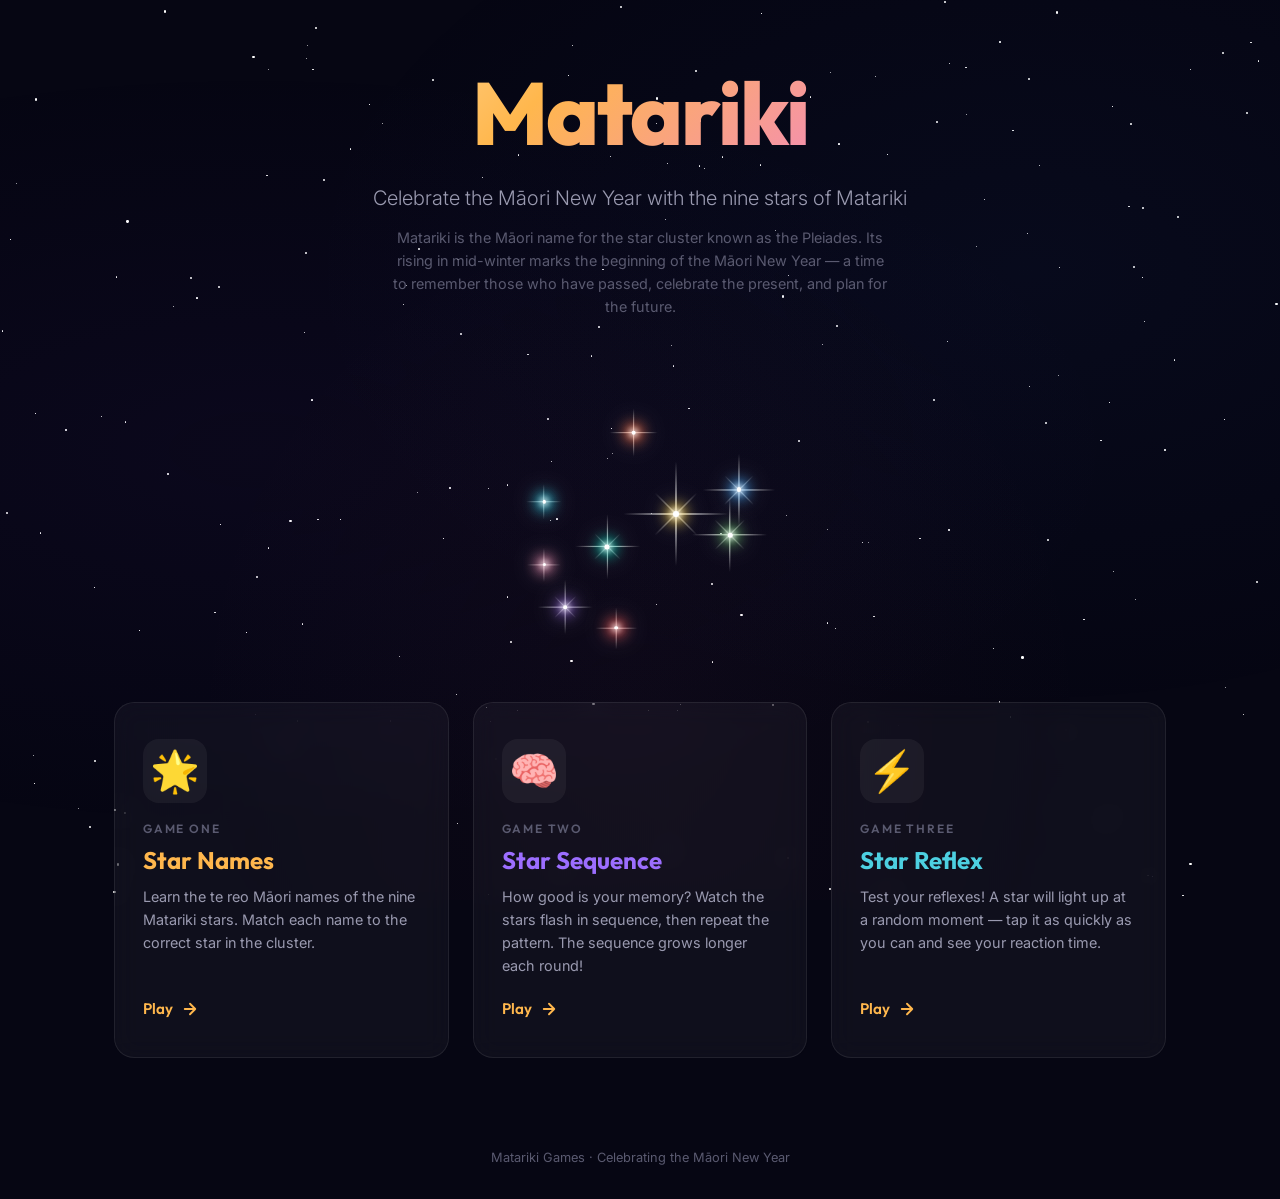
<file: index.html>
<!DOCTYPE html>
<html lang="en">
<head>
  <meta charset="UTF-8">
  <meta name="viewport" content="width=device-width, initial-scale=1.0">
  <title>Matariki Games — Celebrate the Māori New Year</title>
  <meta name="description" content="Celebrate Matariki with three interactive games — learn the star names, test your memory, and challenge your reflexes.">
  <link rel="stylesheet" href="styles.css">
</head>
<body>

<div class="page-wrapper">

  <!-- Hero -->
  <section class="hero">
    <div class="container">
      <h1 class="hero-title">Matariki</h1>
      <p class="hero-subtitle">Celebrate the Māori New Year with the nine stars of Matariki</p>
      <p class="hero-description">
        Matariki is the Māori name for the star cluster known as the Pleiades.
        Its rising in mid-winter marks the beginning of the Māori New Year —
        a time to remember those who have passed, celebrate the present, and plan for the future.
      </p>
    </div>
  </section>

  <!-- Star cluster display -->
  <div class="container" style="margin-bottom: 24px;">
    <div id="hero-cluster" class="cluster-container" style="max-width: 300px; aspect-ratio: 1 / 1;"></div>
  </div>

  <!-- Games Grid -->
  <section class="container">
    <div class="games-grid">

      <a href="match.html" class="game-card" data-game="match" id="card-match">
        <div class="card-icon">🌟</div>
        <div class="card-number">Game One</div>
        <h2 class="card-title">Star Names</h2>
        <p class="card-desc">
          Learn the te reo Māori names of the nine Matariki stars. Match each
          name to the correct star in the cluster.
        </p>
        <span class="card-play">
          Play
          <svg viewBox="0 0 24 24" fill="none" stroke="currentColor" stroke-width="2.5" stroke-linecap="round" stroke-linejoin="round"><path d="M5 12h14M12 5l7 7-7 7"/></svg>
        </span>
      </a>

      <a href="simon.html" class="game-card" data-game="simon" id="card-simon">
        <div class="card-icon">🧠</div>
        <div class="card-number">Game Two</div>
        <h2 class="card-title">Star Sequence</h2>
        <p class="card-desc">
          How good is your memory? Watch the stars flash in sequence, then
          repeat the pattern. The sequence grows longer each round!
        </p>
        <span class="card-play">
          Play
          <svg viewBox="0 0 24 24" fill="none" stroke="currentColor" stroke-width="2.5" stroke-linecap="round" stroke-linejoin="round"><path d="M5 12h14M12 5l7 7-7 7"/></svg>
        </span>
      </a>

      <a href="reaction.html" class="game-card" data-game="reaction" id="card-reaction">
        <div class="card-icon">⚡</div>
        <div class="card-number">Game Three</div>
        <h2 class="card-title">Star Reflex</h2>
        <p class="card-desc">
          Test your reflexes! A star will light up at a random moment —
          tap it as quickly as you can and see your reaction time.
        </p>
        <span class="card-play">
          Play
          <svg viewBox="0 0 24 24" fill="none" stroke="currentColor" stroke-width="2.5" stroke-linecap="round" stroke-linejoin="round"><path d="M5 12h14M12 5l7 7-7 7"/></svg>
        </span>
      </a>

    </div>
  </section>

  <footer class="site-footer">
    <p>Matariki Games &middot; Celebrating the Māori New Year</p>
  </footer>

</div>

<script src="stars.js"></script>
<script>
  createStarField();
  createCluster('hero-cluster', { showLabels: true, baseSize: 8, maxSize: 22 });

  // Gentle periodic flash on the hero cluster
  (function ambientFlash() {
    var ids = MATARIKI_STARS.map(function(s) { return s.id; });
    function flash() {
      var id = randomFromArray(ids);
      flashStar(id, 600);
      setTimeout(flash, Math.random() * 3000 + 2000);
    }
    setTimeout(flash, 2000);
  })();
</script>

</body>
</html>
</file>
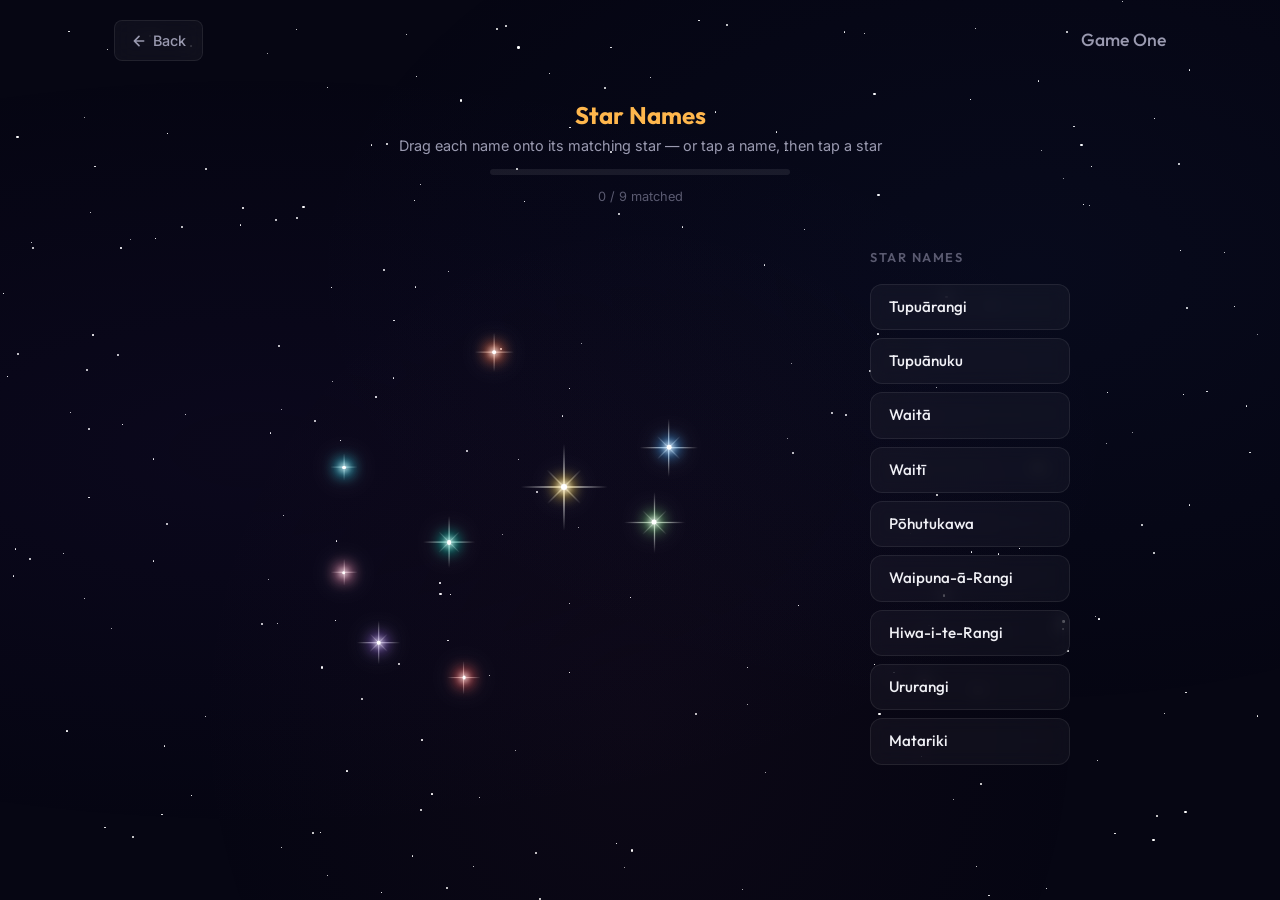
<file: match.html>
<!DOCTYPE html>
<html lang="en">
<head>
  <meta charset="UTF-8">
  <meta name="viewport" content="width=device-width, initial-scale=1.0">
  <title>Star Names — Matariki Games</title>
  <meta name="description" content="Match the te reo Māori names to the nine stars of Matariki.">
  <link rel="stylesheet" href="styles.css">
</head>
<body>

<div class="page-wrapper">

  <header class="site-header">
    <div class="container">
      <a href="index.html" class="back-link" id="back-link">
        <svg viewBox="0 0 24 24" fill="none" stroke="currentColor" stroke-width="2.5" stroke-linecap="round" stroke-linejoin="round"><path d="M19 12H5M12 19l-7-7 7-7"/></svg>
        Back
      </a>
      <span class="header-title">Game One</span>
    </div>
  </header>

  <div class="game-area">
    <div class="container">

      <div class="game-status">
        <h1 class="game-title-small" style="color: var(--accent-gold);">Star Names</h1>
        <p class="game-instruction" id="instruction">
          Drag each name onto its matching star — or tap a name, then tap a star
        </p>
        <div class="progress-bar-wrap">
          <div class="progress-bar-fill" id="progress-bar"></div>
        </div>
        <div style="font-size:0.8rem; color:var(--text-dim); margin-top:4px;">
          <span id="match-count">0</span> / 9 matched
        </div>
      </div>

      <div class="game-main">
        <!-- Star cluster -->
        <div class="game-cluster-wrap">
          <div id="cluster" class="cluster-container"></div>
        </div>

        <!-- Name tags sidebar -->
        <div class="game-sidebar">
          <div class="name-tags-panel" id="name-tags">
            <div class="name-tags-title">Star Names</div>
          </div>
        </div>
      </div>

    </div>
  </div>

</div>

<!-- Success overlay -->
<div class="message-overlay" id="success-overlay">
  <div class="message-box">
    <div class="message-emoji">🌟</div>
    <h2 class="message-title" style="color: var(--accent-gold);">Ka Rawe!</h2>
    <p class="message-text">
      You matched all nine stars of Matariki!<br>
      Each star has its own special meaning and connection to the natural world.
    </p>
    <button class="btn btn-primary btn-large" id="btn-play-again" onclick="location.reload()">Play Again</button>
    <div style="margin-top:16px;">
      <a href="index.html" style="font-size:0.9rem;">Back to menu</a>
    </div>
  </div>
</div>

<script src="stars.js"></script>
<script>
(function () {
  'use strict';

  // --- State ---
  var matched = {};          // starId -> true
  var matchCount = 0;
  var selectedTag = null;    // currently selected name-tag element
  var dragging = null;       // { el, ghost, starId(name) }

  // --- Init ---
  createStarField();
  createCluster('cluster', {
    interactive: true,
    onStarClick: handleStarClick,
    baseSize: 6,
    maxSize: 18
  });

  // Build shuffled name tags
  var panel = document.getElementById('name-tags');
  var shuffled = shuffleArray(MATARIKI_STARS);

  shuffled.forEach(function (star) {
    var tag = document.createElement('div');
    tag.className = 'name-tag';
    tag.id = 'tag-' + star.id;
    tag.dataset.starId = star.id;
    tag.textContent = star.name;
    tag.setAttribute('role', 'button');
    tag.tabIndex = 0;

    // Click/tap to select
    tag.addEventListener('click', function (e) {
      e.stopPropagation();
      selectTag(tag);
    });
    tag.addEventListener('keydown', function (e) {
      if (e.key === 'Enter' || e.key === ' ') {
        e.preventDefault();
        selectTag(tag);
      }
    });

    // Drag start (mouse)
    tag.addEventListener('mousedown', function (e) {
      e.preventDefault();
      startDrag(tag, e.clientX, e.clientY);
    });

    // Drag start (touch)
    tag.addEventListener('touchstart', function (e) {
      var touch = e.touches[0];
      startDrag(tag, touch.clientX, touch.clientY);
    }, { passive: true });

    panel.appendChild(tag);
  });

  // --- Drag logic ---

  function startDrag(tag, x, y) {
    if (tag.classList.contains('matched')) return;
    clearSelection();

    var ghost = document.createElement('div');
    ghost.className = 'name-tag-ghost';
    ghost.textContent = tag.textContent;
    ghost.style.left = x + 'px';
    ghost.style.top = y + 'px';
    document.body.appendChild(ghost);

    tag.style.opacity = '0.3';

    dragging = { el: tag, ghost: ghost, starId: tag.dataset.starId };

    // Show drop targets
    MATARIKI_STARS.forEach(function (s) {
      if (!matched[s.id]) {
        var starEl = document.getElementById('star-' + s.id);
        if (starEl) starEl.classList.add('drop-target');
      }
    });
  }

  document.addEventListener('mousemove', function (e) {
    if (!dragging) return;
    dragging.ghost.style.left = e.clientX + 'px';
    dragging.ghost.style.top  = e.clientY + 'px';
    highlightDropTarget(e.clientX, e.clientY);
  });

  document.addEventListener('touchmove', function (e) {
    if (!dragging) return;
    var touch = e.touches[0];
    dragging.ghost.style.left = touch.clientX + 'px';
    dragging.ghost.style.top  = touch.clientY + 'px';
    highlightDropTarget(touch.clientX, touch.clientY);
  }, { passive: true });

  document.addEventListener('mouseup', function (e) {
    if (!dragging) return;
    endDrag(e.clientX, e.clientY);
  });

  document.addEventListener('touchend', function (e) {
    if (!dragging) return;
    // Use last known position from ghost
    var rect = dragging.ghost.getBoundingClientRect();
    endDrag(rect.left + rect.width / 2, rect.top + rect.height / 2);
  });

  function highlightDropTarget(x, y) {
    // remove previous hover
    document.querySelectorAll('.star.drop-hover').forEach(function (el) {
      el.classList.remove('drop-hover');
    });

    var target = findStarAt(x, y);
    if (target) {
      target.classList.add('drop-hover');
    }
  }

  function endDrag(x, y) {
    if (!dragging) return;
    var tag = dragging.el;
    var nameStarId = dragging.starId;
    var ghost = dragging.ghost;

    // Remove ghost
    ghost.remove();
    tag.style.opacity = '';

    // Clear drop targets
    document.querySelectorAll('.star.drop-target, .star.drop-hover').forEach(function (el) {
      el.classList.remove('drop-target', 'drop-hover');
    });

    // Check if dropped on a star
    var starEl = findStarAt(x, y);
    if (starEl) {
      var targetStarId = starEl.dataset.starId;
      if (targetStarId === nameStarId) {
        markCorrect(nameStarId, tag, starEl);
      } else {
        markWrong(tag);
      }
    }

    dragging = null;
  }

  function findStarAt(x, y) {
    var best = null;
    var bestDist = Infinity;

    MATARIKI_STARS.forEach(function (star) {
      if (matched[star.id]) return;
      var el = document.getElementById('star-' + star.id);
      if (!el) return;
      var rect = el.getBoundingClientRect();
      var cx = rect.left + rect.width / 2;
      var cy = rect.top + rect.height / 2;
      var dist = Math.sqrt((x - cx) * (x - cx) + (y - cy) * (y - cy));
      // Use a generous hit area (star size + padding)
      var hitRadius = Math.max(rect.width, 30) * 1.2;
      if (dist < hitRadius && dist < bestDist) {
        bestDist = dist;
        best = el;
      }
    });

    return best;
  }

  // --- Tap-to-select, tap-to-place ---

  function selectTag(tag) {
    if (tag.classList.contains('matched')) return;
    clearSelection();
    tag.classList.add('selected');
    selectedTag = tag;
  }

  function clearSelection() {
    if (selectedTag) {
      selectedTag.classList.remove('selected');
      selectedTag = null;
    }
  }

  function handleStarClick(starId, starEl) {
    if (matched[starId]) return;

    if (selectedTag) {
      var nameStarId = selectedTag.dataset.starId;
      if (nameStarId === starId) {
        markCorrect(starId, selectedTag, starEl);
      } else {
        markWrong(selectedTag);
      }
      clearSelection();
    }
  }

  // --- Match result ---

  function markCorrect(starId, tag, starEl) {
    matched[starId] = true;
    matchCount++;

    tag.classList.add('matched');
    tag.classList.remove('selected');

    var star = getStarById(starId);

    // Add matched class to star
    starEl.classList.add('star-matched');
    starEl.style.setProperty('--flash-color', star.glowColor);

    // Show name label on star
    var lbl = document.createElement('div');
    lbl.className = 'star-placed-name';
    lbl.textContent = star.name;
    starEl.appendChild(lbl);

    // Flash
    flashStar(starId, 400);

    // Update progress
    document.getElementById('match-count').textContent = matchCount;
    document.getElementById('progress-bar').style.width = (matchCount / 9 * 100) + '%';

    // Check win
    if (matchCount === 9) {
      setTimeout(winGame, 600);
    }
  }

  function markWrong(tag) {
    tag.classList.add('wrong');
    setTimeout(function () {
      tag.classList.remove('wrong');
    }, 400);
  }

  function winGame() {
    celebrateAllStars();

    document.getElementById('instruction').textContent = 'Ka rawe! — Wonderful!';

    setTimeout(function () {
      document.getElementById('success-overlay').classList.add('active');
      launchFireworks(4000);
    }, 1200);
  }

  // Click outside deselects
  document.addEventListener('click', function (e) {
    if (!e.target.closest('.name-tag') && !e.target.closest('.star')) {
      clearSelection();
    }
  });

})();
</script>

</body>
</html>
</file>
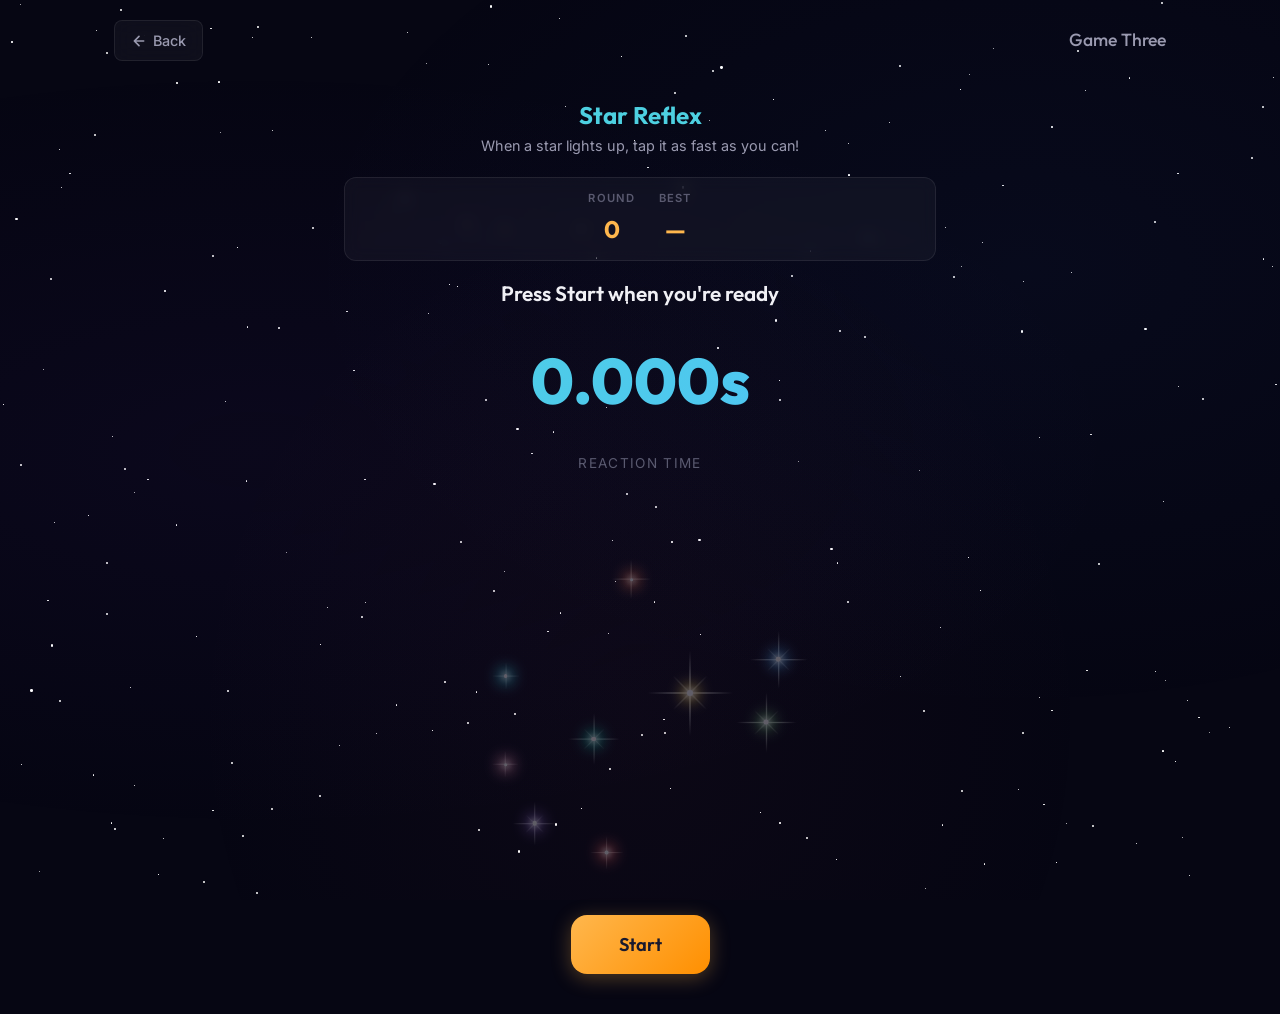
<file: reaction.html>
<!DOCTYPE html>
<html lang="en">
<head>
  <meta charset="UTF-8">
  <meta name="viewport" content="width=device-width, initial-scale=1.0">
  <title>Star Reflex — Matariki Games</title>
  <meta name="description" content="Test your reaction time — tap the star as fast as you can when it lights up!">
  <link rel="stylesheet" href="styles.css">
</head>
<body>

<div class="page-wrapper">

  <header class="site-header">
    <div class="container">
      <a href="index.html" class="back-link" id="back-link">
        <svg viewBox="0 0 24 24" fill="none" stroke="currentColor" stroke-width="2.5" stroke-linecap="round" stroke-linejoin="round"><path d="M19 12H5M12 19l-7-7 7-7"/></svg>
        Back
      </a>
      <span class="header-title">Game Three</span>
    </div>
  </header>

  <div class="game-area">
    <div class="container" style="max-width: 640px;">

      <div class="game-status">
        <h1 class="game-title-small" style="color: var(--accent-teal);">Star Reflex</h1>
        <p class="game-instruction">
          When a star lights up, tap it as fast as you can!
        </p>
      </div>

      <div class="status-bar">
        <div class="status-item">
          <span class="status-label">Round</span>
          <span class="status-value" id="round-display">0</span>
        </div>
        <div class="status-item">
          <span class="status-label">Best</span>
          <span class="status-value" style="color: var(--accent-gold);" id="best-display">—</span>
        </div>
      </div>

      <div class="reaction-message" id="reaction-message">Press Start when you're ready</div>

      <div class="timer-display" id="timer-display">0.000s</div>
      <div class="timer-label" id="timer-label">reaction time</div>

      <!-- Star cluster -->
      <div id="cluster" class="cluster-container" style="max-width: 420px;"></div>

      <div style="text-align:center; margin-top: 20px;">
        <button class="btn btn-primary btn-large" id="btn-start">Start</button>
      </div>

      <!-- Results history -->
      <div id="results-section" style="display:none; margin-top: 24px;">
        <div class="name-tags-title" style="text-align:center;">Results</div>
        <ul class="results-list" id="results-list"></ul>
        <div style="text-align:center; margin-top:12px;">
          <span style="font-size:0.85rem; color:var(--text-dim);">Average: </span>
          <span style="font-size:0.95rem; color:var(--accent-teal); font-weight:600;" id="avg-display">—</span>
        </div>
      </div>

    </div>
  </div>

</div>

<script src="stars.js"></script>
<script>
(function () {
  'use strict';

  // --- State ---
  var gamePhase = 'idle'; // idle | waiting | ready | result | tooEarly
  var activeStarId = null;
  var delayTimeout = null;
  var flashStartTime = 0;
  var roundNum = 0;
  var bestTime = Infinity;
  var results = [];

  // --- DOM ---
  var btnStart       = document.getElementById('btn-start');
  var roundDisplay   = document.getElementById('round-display');
  var bestDisplay    = document.getElementById('best-display');
  var reactionMsg    = document.getElementById('reaction-message');
  var timerDisplay   = document.getElementById('timer-display');
  var timerLabel     = document.getElementById('timer-label');
  var resultsSection = document.getElementById('results-section');
  var resultsList    = document.getElementById('results-list');
  var avgDisplay     = document.getElementById('avg-display');

  // --- Init ---
  createStarField();
  createCluster('cluster', {
    interactive: true,
    onStarClick: handleStarClick,
    baseSize: 6,
    maxSize: 18
  });

  // Dim all stars initially
  dimAllStars();

  btnStart.addEventListener('click', startRound);

  function dimAllStars() {
    MATARIKI_STARS.forEach(function (s) {
      var el = document.getElementById('star-' + s.id);
      if (el) {
        el.style.opacity = '0.35';
        el.classList.remove('star-flash');
      }
    });
  }

  function restoreAllStars() {
    MATARIKI_STARS.forEach(function (s) {
      var el = document.getElementById('star-' + s.id);
      if (el) {
        el.style.opacity = '1';
        el.classList.remove('star-flash');
      }
    });
  }

  // --- Game flow ---

  function startRound() {
    roundNum++;
    roundDisplay.textContent = roundNum;
    btnStart.style.display = 'none';

    gamePhase = 'waiting';
    activeStarId = null;
    dimAllStars();

    reactionMsg.textContent = 'Get ready...';
    reactionMsg.className = 'reaction-message waiting';
    timerDisplay.textContent = '—';
    timerLabel.textContent = 'waiting';

    // Random delay 1–5 seconds
    var delay = Math.random() * 4000 + 1000;
    delayTimeout = setTimeout(function () {
      lightUpStar();
    }, delay);
  }

  function lightUpStar() {
    gamePhase = 'ready';

    // Pick a random star
    var ids = MATARIKI_STARS.map(function (s) { return s.id; });
    activeStarId = randomFromArray(ids);

    var star = getStarById(activeStarId);
    var el = document.getElementById('star-' + activeStarId);
    if (el) {
      el.style.opacity = '1';
      el.classList.add('star-flash');
      el.style.setProperty('--flash-color', star.glowColor);
    }

    reactionMsg.textContent = 'TAP THE STAR!';
    reactionMsg.className = 'reaction-message ready';
    timerLabel.textContent = 'go!';

    flashStartTime = performance.now();
  }

  function handleStarClick(starId) {
    if (gamePhase === 'waiting') {
      // Too early!
      clearTimeout(delayTimeout);
      gamePhase = 'tooEarly';

      reactionMsg.textContent = 'Too early! Wait for a star to light up.';
      reactionMsg.className = 'reaction-message too-early';
      timerDisplay.textContent = '✗';
      timerLabel.textContent = '';

      // Allow retry after a moment
      setTimeout(function () {
        btnStart.style.display = '';
        btnStart.textContent = 'Try Again';
        roundNum--; // don't count this round
        roundDisplay.textContent = Math.max(0, roundNum);
        gamePhase = 'idle';
      }, 1200);

      return;
    }

    if (gamePhase !== 'ready') return;

    if (starId !== activeStarId) {
      // Wrong star — they need to hit the lit one
      return;
    }

    // Correct star!
    var elapsed = performance.now() - flashStartTime;
    gamePhase = 'result';

    // Turn off the star flash
    var el = document.getElementById('star-' + activeStarId);
    if (el) {
      el.classList.remove('star-flash');
    }

    restoreAllStars();

    var timeMs = Math.round(elapsed);
    var timeSec = (elapsed / 1000).toFixed(3);

    timerDisplay.textContent = timeSec + 's';
    timerLabel.textContent = 'reaction time';

    // Determine message
    var msg;
    if (elapsed < 200) {
      msg = 'Incredible! Lightning fast! ⚡';
    } else if (elapsed < 350) {
      msg = 'Amazing reflexes! 🌟';
    } else if (elapsed < 500) {
      msg = 'Nice reaction! 👏';
    } else if (elapsed < 750) {
      msg = 'Good effort! 💪';
    } else {
      msg = 'Keep practising! 🎯';
    }
    reactionMsg.textContent = msg;
    reactionMsg.className = 'reaction-message result';

    // Track best
    if (elapsed < bestTime) {
      bestTime = elapsed;
      bestDisplay.textContent = (bestTime / 1000).toFixed(3) + 's';
    }

    // Add to results
    results.push(elapsed);
    updateResults();

    // Show next button
    setTimeout(function () {
      btnStart.style.display = '';
      btnStart.textContent = 'Next Round';
      gamePhase = 'idle';
    }, 800);
  }

  function updateResults() {
    resultsSection.style.display = '';
    resultsList.innerHTML = '';

    var minTime = Math.min.apply(null, results);

    results.forEach(function (time, i) {
      var li = document.createElement('li');

      var roundSpan = document.createElement('span');
      roundSpan.className = 'round-num';
      roundSpan.textContent = 'Round ' + (i + 1);

      var timeSpan = document.createElement('span');
      timeSpan.className = 'round-time';
      if (time === minTime && results.length > 1) {
        timeSpan.classList.add('best');
        timeSpan.textContent = (time / 1000).toFixed(3) + 's ★';
      } else {
        timeSpan.textContent = (time / 1000).toFixed(3) + 's';
      }

      li.appendChild(roundSpan);
      li.appendChild(timeSpan);
      resultsList.appendChild(li);
    });

    // Average
    var sum = results.reduce(function (a, b) { return a + b; }, 0);
    var avg = sum / results.length;
    avgDisplay.textContent = (avg / 1000).toFixed(3) + 's';
  }

  // Prevent clicks on cluster area during waiting from bubbling weirdly
  document.getElementById('cluster').addEventListener('click', function (e) {
    if (gamePhase === 'waiting') {
      // Any click during waiting = too early, even on blank space
      handleStarClick('__none__');
    }
  });

})();
</script>

</body>
</html>
</file>
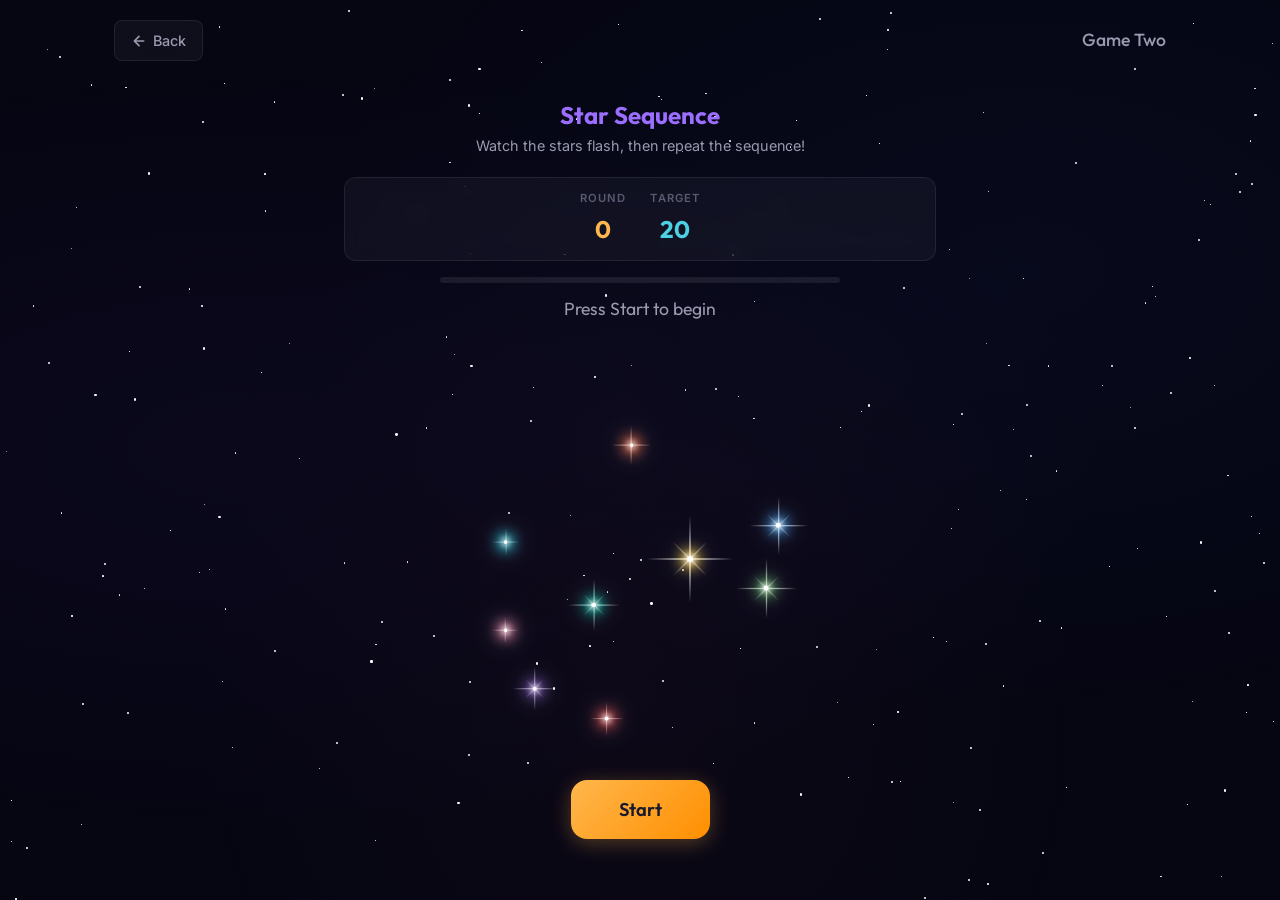
<file: simon.html>
<!DOCTYPE html>
<html lang="en">
<head>
  <meta charset="UTF-8">
  <meta name="viewport" content="width=device-width, initial-scale=1.0">
  <title>Star Sequence — Matariki Games</title>
  <meta name="description" content="Test your memory with the Matariki Star Sequence game — like Simon, but with stars!">
  <link rel="stylesheet" href="styles.css">
</head>
<body>

<div class="page-wrapper">

  <header class="site-header">
    <div class="container">
      <a href="index.html" class="back-link" id="back-link">
        <svg viewBox="0 0 24 24" fill="none" stroke="currentColor" stroke-width="2.5" stroke-linecap="round" stroke-linejoin="round"><path d="M19 12H5M12 19l-7-7 7-7"/></svg>
        Back
      </a>
      <span class="header-title">Game Two</span>
    </div>
  </header>

  <div class="game-area">
    <div class="container" style="max-width: 640px;">

      <div class="game-status">
        <h1 class="game-title-small" style="color: var(--accent-purple);">Star Sequence</h1>
        <p class="game-instruction">
          Watch the stars flash, then repeat the sequence!
        </p>
      </div>

      <div class="status-bar" id="status-bar">
        <div class="status-item">
          <span class="status-label">Round</span>
          <span class="status-value" id="round-display">0</span>
        </div>
        <div class="status-item">
          <span class="status-label">Target</span>
          <span class="status-value" style="color: var(--accent-teal);">20</span>
        </div>
      </div>

      <div class="progress-bar-wrap" style="max-width:400px;">
        <div class="progress-bar-fill" id="progress-bar"></div>
      </div>

      <div class="simon-status" id="simon-status">Press Start to begin</div>

      <!-- Star cluster -->
      <div id="cluster" class="cluster-container" style="max-width: 420px;"></div>

      <div style="text-align:center; margin-top: 20px;">
        <button class="btn btn-primary btn-large" id="btn-start">Start</button>
      </div>

    </div>
  </div>

</div>

<!-- Win overlay -->
<div class="message-overlay" id="win-overlay">
  <div class="message-box">
    <div class="message-emoji">🎆</div>
    <h2 class="message-title" style="color: var(--accent-purple);">Tino Pai!</h2>
    <p class="message-text">
      You completed all 20 rounds!<br>
      Your memory shines as bright as the stars of Matariki.
    </p>
    <button class="btn btn-primary btn-large" onclick="location.reload()">Play Again</button>
    <div style="margin-top:16px;">
      <a href="index.html" style="font-size:0.9rem;">Back to menu</a>
    </div>
  </div>
</div>

<!-- Game Over overlay -->
<div class="message-overlay" id="lose-overlay">
  <div class="message-box">
    <div class="message-emoji">💫</div>
    <h2 class="message-title" style="color: var(--accent-gold);">Not Quite!</h2>
    <p class="message-text" id="lose-text">
      You reached round <span id="lose-round">0</span>.<br>
      Keep trying — the stars are waiting!
    </p>
    <button class="btn btn-primary btn-large" onclick="location.reload()">Try Again</button>
    <div style="margin-top:16px;">
      <a href="index.html" style="font-size:0.9rem;">Back to menu</a>
    </div>
  </div>
</div>

<script src="stars.js"></script>
<script>
(function () {
  'use strict';

  var WIN_TARGET = 20;

  // --- State ---
  var sequence = [];
  var playerPos = 0;
  var round = 0;
  var gamePhase = 'idle'; // idle | watching | playing | gameover
  var inputLocked = false;

  // --- DOM ---
  var btnStart       = document.getElementById('btn-start');
  var roundDisplay   = document.getElementById('round-display');
  var progressBar    = document.getElementById('progress-bar');
  var simonStatus    = document.getElementById('simon-status');
  var winOverlay     = document.getElementById('win-overlay');
  var loseOverlay    = document.getElementById('lose-overlay');
  var loseRound      = document.getElementById('lose-round');

  // --- Init ---
  createStarField();
  createCluster('cluster', {
    interactive: true,
    onStarClick: handleStarClick,
    baseSize: 6,
    maxSize: 18
  });

  btnStart.addEventListener('click', startGame);

  // --- Game flow ---

  function startGame() {
    sequence = [];
    round = 0;
    gamePhase = 'idle';
    btnStart.style.display = 'none';
    nextRound();
  }

  function nextRound() {
    round++;
    roundDisplay.textContent = round;
    progressBar.style.width = (round / WIN_TARGET * 100) + '%';

    // Add a new random star to the sequence
    var ids = MATARIKI_STARS.map(function (s) { return s.id; });
    sequence.push(randomFromArray(ids));

    // Play the sequence
    gamePhase = 'watching';
    inputLocked = true;
    simonStatus.textContent = 'Watch carefully...';
    simonStatus.className = 'simon-status watching';

    setTimeout(function () {
      playSequence(0);
    }, 600);
  }

  function playSequence(index) {
    if (index >= sequence.length) {
      // Done playing — player's turn
      gamePhase = 'playing';
      playerPos = 0;
      inputLocked = false;
      simonStatus.textContent = 'Your turn! Repeat the sequence';
      simonStatus.className = 'simon-status playing';
      return;
    }

    flashStar(sequence[index], 450).then(function () {
      setTimeout(function () {
        playSequence(index + 1);
      }, 150);
    });
  }

  function handleStarClick(starId) {
    if (gamePhase !== 'playing' || inputLocked) return;

    inputLocked = true;

    if (starId === sequence[playerPos]) {
      // Correct!
      flashStar(starId, 300).then(function () {
        playerPos++;
        inputLocked = false;

        if (playerPos >= sequence.length) {
          // Completed this round
          if (round >= WIN_TARGET) {
            winGame();
          } else {
            simonStatus.textContent = 'Correct! Get ready...';
            simonStatus.className = 'simon-status watching';
            inputLocked = true;
            setTimeout(function () {
              nextRound();
            }, 1000);
          }
        }
      });
    } else {
      // Wrong!
      gameOver();
    }
  }

  function gameOver() {
    gamePhase = 'gameover';
    inputLocked = true;

    simonStatus.textContent = 'Wrong star!';
    simonStatus.className = 'simon-status wrong';

    // Flash the correct star to show what it should have been
    var correctId = sequence[playerPos];
    flashStar(correctId, 800).then(function () {
      setTimeout(function () {
        loseRound.textContent = round;
        loseOverlay.classList.add('active');
      }, 400);
    });
  }

  function winGame() {
    gamePhase = 'gameover';
    inputLocked = true;

    simonStatus.textContent = 'Incredible!';
    simonStatus.className = 'simon-status watching';

    celebrateAllStars();

    setTimeout(function () {
      winOverlay.classList.add('active');
      launchFireworks(6000);
    }, 800);
  }

})();
</script>

</body>
</html>
</file>
<file: styles.css>
/* Matariki Games - Shared Styles */
@import url('https://fonts.googleapis.com/css2?family=Outfit:wght@300;400;500;600;700;800&family=Inter:wght@300;400;500;600&display=swap');

*, *::before, *::after {
  box-sizing: border-box;
  margin: 0;
  padding: 0;
}

:root {
  --bg-primary: #060613;
  --bg-secondary: #0c0c24;
  --bg-card: rgba(255, 255, 255, 0.04);
  --bg-card-hover: rgba(255, 255, 255, 0.08);
  --border-subtle: rgba(255, 255, 255, 0.08);
  --border-active: rgba(255, 255, 255, 0.2);
  --text-primary: #f0f0f5;
  --text-secondary: #9a9ab0;
  --text-dim: #5a5a70;
  --star-color: #fff8e7;
  --star-glow: rgba(255, 248, 231, 0.5);
  --accent-blue: #4fc3f7;
  --accent-purple: #9c6eff;
  --accent-gold: #ffb74d;
  --accent-teal: #4dd0e1;
  --accent-pink: #f48fb1;
  --success: #66bb6a;
  --error: #ef5350;
  --font-heading: 'Outfit', sans-serif;
  --font-body: 'Inter', sans-serif;
}

html {
  scroll-behavior: smooth;
}

body {
  font-family: var(--font-body);
  background: var(--bg-primary);
  color: var(--text-primary);
  min-height: 100vh;
  overflow-x: hidden;
  line-height: 1.6;
}

h1, h2, h3, h4 {
  font-family: var(--font-heading);
  font-weight: 600;
  line-height: 1.2;
}

a {
  color: var(--accent-blue);
  text-decoration: none;
  transition: color 0.2s;
}

a:hover {
  color: var(--accent-purple);
}

/* ==================== */
/* Background Star Field */
/* ==================== */

.star-field {
  position: fixed;
  inset: 0;
  z-index: 0;
  pointer-events: none;
  overflow: hidden;
}

.bg-star {
  position: absolute;
  background: #ffffff;
  border-radius: 50%;
  animation: twinkle var(--tw-dur, 3s) ease-in-out infinite var(--tw-delay, 0s);
}

@keyframes twinkle {
  0%, 100% { opacity: 0.2; transform: scale(1); }
  50% { opacity: 0.9; transform: scale(1.3); }
}

/* Subtle nebula gradient overlay */
.star-field::after {
  content: '';
  position: absolute;
  inset: 0;
  background:
    radial-gradient(ellipse at 20% 50%, rgba(100, 50, 180, 0.06) 0%, transparent 60%),
    radial-gradient(ellipse at 80% 30%, rgba(50, 100, 200, 0.05) 0%, transparent 50%),
    radial-gradient(ellipse at 50% 80%, rgba(180, 80, 100, 0.04) 0%, transparent 50%);
  pointer-events: none;
}

/* ==================== */
/* Layout               */
/* ==================== */

.page-wrapper {
  position: relative;
  z-index: 1;
  min-height: 100vh;
  display: flex;
  flex-direction: column;
}

.container {
  width: 100%;
  max-width: 1100px;
  margin: 0 auto;
  padding: 0 24px;
}

/* ==================== */
/* Header / Navigation  */
/* ==================== */

.site-header {
  padding: 20px 0;
  position: relative;
  z-index: 10;
}

.site-header .container {
  display: flex;
  align-items: center;
  justify-content: space-between;
}

.back-link {
  display: inline-flex;
  align-items: center;
  gap: 6px;
  color: var(--text-secondary);
  font-size: 0.9rem;
  font-weight: 500;
  padding: 8px 16px;
  border-radius: 8px;
  border: 1px solid var(--border-subtle);
  background: var(--bg-card);
  backdrop-filter: blur(10px);
  transition: all 0.25s;
}

.back-link:hover {
  color: var(--text-primary);
  background: var(--bg-card-hover);
  border-color: var(--border-active);
}

.back-link svg {
  width: 16px;
  height: 16px;
}

.header-title {
  font-family: var(--font-heading);
  font-size: 1.1rem;
  font-weight: 500;
  color: var(--text-secondary);
}

/* ==================== */
/* Landing Page         */
/* ==================== */

.hero {
  text-align: center;
  padding: 60px 0 40px;
}

.hero-title {
  font-size: clamp(3rem, 8vw, 5.5rem);
  font-weight: 800;
  letter-spacing: -0.02em;
  background: linear-gradient(135deg, #fff8e7 0%, #ffb74d 40%, #f48fb1 70%, #9c6eff 100%);
  -webkit-background-clip: text;
  -webkit-text-fill-color: transparent;
  background-clip: text;
  margin-bottom: 16px;
  animation: heroGlow 4s ease-in-out infinite alternate;
}

@keyframes heroGlow {
  0% { filter: brightness(1); }
  100% { filter: brightness(1.15); }
}

.hero-subtitle {
  font-size: clamp(1rem, 2.5vw, 1.25rem);
  color: var(--text-secondary);
  max-width: 600px;
  margin: 0 auto 12px;
  font-weight: 300;
}

.hero-description {
  font-size: 0.9rem;
  color: var(--text-dim);
  max-width: 500px;
  margin: 0 auto;
}

/* ==================== */
/* Game Cards Grid      */
/* ==================== */

.games-grid {
  display: grid;
  grid-template-columns: repeat(auto-fit, minmax(300px, 1fr));
  gap: 24px;
  padding: 20px 0 60px;
}

.game-card {
  background: var(--bg-card);
  border: 1px solid var(--border-subtle);
  border-radius: 20px;
  padding: 36px 28px;
  backdrop-filter: blur(12px);
  transition: all 0.35s cubic-bezier(0.4, 0, 0.2, 1);
  position: relative;
  overflow: hidden;
  display: flex;
  flex-direction: column;
  text-decoration: none;
  color: inherit;
}

.game-card::before {
  content: '';
  position: absolute;
  inset: 0;
  border-radius: 20px;
  padding: 1px;
  background: linear-gradient(135deg, transparent 0%, rgba(255,255,255,0.08) 50%, transparent 100%);
  -webkit-mask: linear-gradient(#fff 0 0) content-box, linear-gradient(#fff 0 0);
  mask: linear-gradient(#fff 0 0) content-box, linear-gradient(#fff 0 0);
  -webkit-mask-composite: xor;
  mask-composite: exclude;
  opacity: 0;
  transition: opacity 0.35s;
}

.game-card:hover {
  transform: translateY(-4px);
  background: var(--bg-card-hover);
  border-color: var(--border-active);
  box-shadow: 0 20px 60px rgba(0, 0, 0, 0.4);
}

.game-card:hover::before {
  opacity: 1;
}

.card-icon {
  font-size: 2.5rem;
  margin-bottom: 16px;
  display: flex;
  align-items: center;
  justify-content: center;
  width: 64px;
  height: 64px;
  border-radius: 16px;
  background: rgba(255, 255, 255, 0.05);
}

.card-number {
  font-family: var(--font-heading);
  font-size: 0.75rem;
  font-weight: 600;
  text-transform: uppercase;
  letter-spacing: 0.15em;
  color: var(--text-dim);
  margin-bottom: 8px;
}

.card-title {
  font-size: 1.5rem;
  font-weight: 700;
  margin-bottom: 10px;
}

.card-desc {
  font-size: 0.9rem;
  color: var(--text-secondary);
  line-height: 1.6;
  flex: 1;
  margin-bottom: 20px;
}

.card-play {
  display: inline-flex;
  align-items: center;
  gap: 8px;
  font-family: var(--font-heading);
  font-weight: 600;
  font-size: 0.95rem;
  color: var(--accent-gold);
  transition: gap 0.25s;
}

.game-card:hover .card-play {
  gap: 12px;
}

.card-play svg {
  width: 18px;
  height: 18px;
  transition: transform 0.25s;
}

.game-card:hover .card-play svg {
  transform: translateX(2px);
}

/* Card accent colors */
.game-card[data-game="match"] .card-title { color: var(--accent-gold); }
.game-card[data-game="simon"] .card-title { color: var(--accent-purple); }
.game-card[data-game="reaction"] .card-title { color: var(--accent-teal); }

/* ==================== */
/* Star Cluster         */
/* ==================== */

.cluster-container {
  position: relative;
  width: 100%;
  max-width: 500px;
  aspect-ratio: 1 / 1;
  margin: 0 auto;
}

.star {
  position: absolute;
  transform: translate(-50%, -50%);
  z-index: 2;
  transition: all 0.3s ease;
}

/* Invisible large click/touch helper boundary */
.star::after {
  content: '';
  position: absolute;
  top: 50%;
  left: 50%;
  transform: translate(-50%, -50%);
  width: 44px;
  height: 44px;
  background: transparent;
  border-radius: 50%;
  cursor: pointer;
}

.star-inner {
  width: 100%;
  height: 100%;
  position: relative;
  display: flex;
  align-items: center;
  justify-content: center;
}

/* Spikes / Lens flares */
.spike {
  position: absolute;
  top: 50%;
  left: 50%;
  background: linear-gradient(90deg, transparent, #ffffff 50%, transparent);
  pointer-events: none;
  z-index: 1;
  transform-origin: center;
  transition: all 0.3s ease;
}

.spike-h {
  width: 320%;
  height: 1px;
  transform: translate(-50%, -50%) scale(var(--spike-scale, 1));
}

.spike-v {
  width: 320%;
  height: 1px;
  transform: translate(-50%, -50%) rotate(90deg) scale(var(--spike-scale, 1));
}

.spike-d1 {
  width: 180%;
  height: 1px;
  opacity: 0.65;
  transform: translate(-50%, -50%) rotate(45deg) scale(var(--spike-scale, 1));
}

.spike-d2 {
  width: 180%;
  height: 1px;
  opacity: 0.65;
  transform: translate(-50%, -50%) rotate(135deg) scale(var(--spike-scale, 1));
}

/* Star Core point */
.star-core {
  width: var(--core-size, 4px);
  height: var(--core-size, 4px);
  background: #ffffff;
  border-radius: 50%;
  box-shadow:
    0 0 6px 2px #ffffff,
    0 0 14px 6px var(--star-glow),
    0 0 30px 10px rgba(255, 255, 255, 0.15);
  z-index: 2;
  transition: all 0.35s cubic-bezier(0.4, 0, 0.2, 1);
}

/* Hover effects */
.star:hover .star-core {
  transform: scale(1.3);
  box-shadow:
    0 0 8px 3px #ffffff,
    0 0 20px 8px var(--star-glow),
    0 0 45px 16px rgba(255, 255, 255, 0.25);
}

.star:hover .spike {
  filter: brightness(1.2);
}

/* Star flash effect (for Simon/Reaction games) */
.star-flash .star-core {
  background: #ffffff;
  box-shadow:
    0 0 10px 4px #ffffff,
    0 0 25px 12px var(--flash-color, #ffd54f),
    0 0 60px 24px var(--flash-color, rgba(255, 213, 79, 0.6)),
    0 0 100px 40px var(--flash-color, rgba(255, 213, 79, 0.3));
  transform: scale(1.4);
}

.star-flash .spike {
  background: linear-gradient(90deg, transparent, #ffffff 40%, var(--flash-color, #ffd54f) 50%, #ffffff 60%, transparent);
  height: 2px;
  filter: brightness(1.4);
  transform: translate(-50%, -50%) rotate(var(--angle, 0deg)) scale(calc(var(--spike-scale, 1) * 1.4));
}
.star-flash .spike-v {
  transform: translate(-50%, -50%) rotate(90deg) scale(calc(var(--spike-scale, 1) * 1.4));
}
.star-flash .spike-d1 {
  transform: translate(-50%, -50%) rotate(45deg) scale(calc(var(--spike-scale, 1) * 1.4));
}
.star-flash .spike-d2 {
  transform: translate(-50%, -50%) rotate(135deg) scale(calc(var(--spike-scale, 1) * 1.4));
}

/* Star matched/correct effect */
.star-matched .star-core {
  background: #ffffff;
  box-shadow:
    0 0 8px 3px #ffffff,
    0 0 22px 8px var(--flash-color, #66bb6a),
    0 0 50px 18px var(--flash-color, rgba(102, 187, 106, 0.4));
}

.star-matched .spike {
  background: linear-gradient(90deg, transparent, #ffffff 40%, var(--flash-color, #66bb6a) 50%, #ffffff 60%, transparent);
}

/* Star label */
.star-label {
  position: absolute;
  top: calc(100% + 8px);
  left: 50%;
  transform: translateX(-50%);
  font-family: var(--font-heading);
  font-size: 0.7rem;
  font-weight: 500;
  color: var(--text-secondary);
  white-space: nowrap;
  pointer-events: none;
  opacity: 0;
  transition: opacity 0.3s;
}

.star:hover .star-label,
.star-matched .star-label {
  opacity: 1;
}

.star-label.visible {
  opacity: 1;
  color: var(--text-primary);
  font-weight: 600;
}

/* Drop zone indicator */
.star.drop-target {
  animation: dropPulse 0.6s ease-in-out infinite;
}

@keyframes dropPulse {
  0%, 100% { transform: translate(-50%, -50%) scale(1); }
  50% { transform: translate(-50%, -50%) scale(1.15); }
}

.star.drop-hover .star-inner {
  box-shadow:
    0 0 15px 6px rgba(255, 255, 255, 0.4),
    0 0 40px 12px rgba(255, 255, 255, 0.2);
}

/* ==================== */
/* Name Tags (Match)    */
/* ==================== */

.name-tags-panel {
  display: flex;
  flex-direction: column;
  gap: 8px;
  padding: 20px;
}

.name-tags-title {
  font-family: var(--font-heading);
  font-size: 0.8rem;
  font-weight: 600;
  text-transform: uppercase;
  letter-spacing: 0.12em;
  color: var(--text-dim);
  margin-bottom: 8px;
}

.name-tag {
  display: inline-flex;
  align-items: center;
  padding: 10px 18px;
  background: var(--bg-card);
  border: 1px solid var(--border-subtle);
  border-radius: 12px;
  font-family: var(--font-heading);
  font-size: 0.95rem;
  font-weight: 500;
  color: var(--text-primary);
  cursor: grab;
  user-select: none;
  touch-action: none;
  transition: all 0.25s;
  backdrop-filter: blur(8px);
}

.name-tag:hover {
  background: var(--bg-card-hover);
  border-color: var(--border-active);
  transform: translateX(4px);
}

.name-tag:active {
  cursor: grabbing;
}

.name-tag.selected {
  background: rgba(255, 183, 77, 0.15);
  border-color: var(--accent-gold);
  color: var(--accent-gold);
  box-shadow: 0 0 20px rgba(255, 183, 77, 0.1);
}

.name-tag.matched {
  opacity: 0.3;
  pointer-events: none;
  transform: scale(0.95);
}

.name-tag.wrong {
  animation: shakeTag 0.4s ease-in-out;
  border-color: var(--error);
}

@keyframes shakeTag {
  0%, 100% { transform: translateX(0); }
  20% { transform: translateX(-8px); }
  40% { transform: translateX(8px); }
  60% { transform: translateX(-6px); }
  80% { transform: translateX(6px); }
}

/* Dragging ghost */
.name-tag-ghost {
  position: fixed;
  z-index: 1000;
  pointer-events: none;
  padding: 10px 18px;
  background: rgba(255, 183, 77, 0.2);
  border: 1px solid var(--accent-gold);
  border-radius: 12px;
  font-family: var(--font-heading);
  font-size: 0.95rem;
  font-weight: 600;
  color: var(--accent-gold);
  backdrop-filter: blur(12px);
  box-shadow: 0 8px 32px rgba(0, 0, 0, 0.4);
  transform: translate(-50%, -50%) scale(1.05);
  transition: opacity 0.15s;
}

/* Placed name label on star */
.star-placed-name {
  position: absolute;
  top: calc(100% + 6px);
  left: 50%;
  transform: translateX(-50%);
  font-family: var(--font-heading);
  font-size: 0.75rem;
  font-weight: 600;
  white-space: nowrap;
  padding: 3px 10px;
  border-radius: 6px;
  background: rgba(102, 187, 106, 0.2);
  color: var(--success);
  border: 1px solid rgba(102, 187, 106, 0.3);
  animation: fadeInUp 0.3s ease-out;
}

@keyframes fadeInUp {
  from { opacity: 0; transform: translateX(-50%) translateY(6px); }
  to { opacity: 1; transform: translateX(-50%) translateY(0); }
}

/* ==================== */
/* Game Layout          */
/* ==================== */

.game-area {
  flex: 1;
  display: flex;
  flex-direction: column;
  align-items: center;
  padding: 20px 0 40px;
}

.game-main {
  display: flex;
  align-items: flex-start;
  gap: 32px;
  width: 100%;
  max-width: 900px;
  margin: 0 auto;
}

.game-cluster-wrap {
  flex: 1;
  min-width: 0;
}

.game-sidebar {
  width: 240px;
  flex-shrink: 0;
}

/* ==================== */
/* Game UI Elements     */
/* ==================== */

.game-status {
  text-align: center;
  margin-bottom: 20px;
}

.game-title-small {
  font-family: var(--font-heading);
  font-size: 1.5rem;
  font-weight: 700;
  margin-bottom: 4px;
}

.game-instruction {
  font-size: 0.9rem;
  color: var(--text-secondary);
}

.status-bar {
  display: flex;
  align-items: center;
  justify-content: center;
  gap: 24px;
  margin: 16px 0;
  padding: 12px 24px;
  background: var(--bg-card);
  border: 1px solid var(--border-subtle);
  border-radius: 12px;
  backdrop-filter: blur(8px);
}

.status-item {
  display: flex;
  flex-direction: column;
  align-items: center;
  gap: 2px;
}

.status-label {
  font-size: 0.7rem;
  font-weight: 600;
  text-transform: uppercase;
  letter-spacing: 0.1em;
  color: var(--text-dim);
}

.status-value {
  font-family: var(--font-heading);
  font-size: 1.5rem;
  font-weight: 700;
  color: var(--accent-gold);
}

/* Buttons */
.btn {
  display: inline-flex;
  align-items: center;
  justify-content: center;
  gap: 8px;
  font-family: var(--font-heading);
  font-weight: 600;
  font-size: 1rem;
  padding: 14px 32px;
  border: none;
  border-radius: 14px;
  cursor: pointer;
  transition: all 0.25s cubic-bezier(0.4, 0, 0.2, 1);
  position: relative;
  overflow: hidden;
}

.btn-primary {
  background: linear-gradient(135deg, var(--accent-gold) 0%, #ff8f00 100%);
  color: #1a1a2e;
  box-shadow: 0 4px 20px rgba(255, 183, 77, 0.3);
}

.btn-primary:hover {
  transform: translateY(-2px);
  box-shadow: 0 8px 30px rgba(255, 183, 77, 0.4);
}

.btn-primary:active {
  transform: translateY(0);
}

.btn-secondary {
  background: var(--bg-card);
  color: var(--text-primary);
  border: 1px solid var(--border-subtle);
  backdrop-filter: blur(8px);
}

.btn-secondary:hover {
  background: var(--bg-card-hover);
  border-color: var(--border-active);
}

.btn-large {
  padding: 18px 48px;
  font-size: 1.15rem;
  border-radius: 16px;
}

/* ==================== */
/* Timer Display        */
/* ==================== */

.timer-display {
  font-family: var(--font-heading);
  font-size: 4rem;
  font-weight: 800;
  text-align: center;
  background: linear-gradient(135deg, var(--accent-teal) 0%, var(--accent-blue) 100%);
  -webkit-background-clip: text;
  -webkit-text-fill-color: transparent;
  background-clip: text;
  margin: 20px 0;
}

.timer-label {
  text-align: center;
  font-size: 0.85rem;
  color: var(--text-dim);
  text-transform: uppercase;
  letter-spacing: 0.1em;
}

.best-time {
  text-align: center;
  font-size: 0.9rem;
  color: var(--text-secondary);
  margin-top: 8px;
}

.best-time span {
  color: var(--accent-gold);
  font-weight: 600;
}

/* ==================== */
/* Messages             */
/* ==================== */

.message-overlay {
  position: fixed;
  inset: 0;
  z-index: 100;
  display: flex;
  align-items: center;
  justify-content: center;
  background: rgba(6, 6, 19, 0.85);
  backdrop-filter: blur(8px);
  opacity: 0;
  pointer-events: none;
  transition: opacity 0.4s;
}

.message-overlay.active {
  opacity: 1;
  pointer-events: auto;
}

.message-box {
  text-align: center;
  padding: 48px;
  background: var(--bg-card);
  border: 1px solid var(--border-subtle);
  border-radius: 24px;
  backdrop-filter: blur(16px);
  max-width: 440px;
  width: 90%;
  transform: scale(0.9);
  transition: transform 0.4s cubic-bezier(0.4, 0, 0.2, 1);
}

.message-overlay.active .message-box {
  transform: scale(1);
}

.message-emoji {
  font-size: 3.5rem;
  margin-bottom: 16px;
}

.message-title {
  font-family: var(--font-heading);
  font-size: 1.8rem;
  font-weight: 700;
  margin-bottom: 8px;
}

.message-text {
  font-size: 0.95rem;
  color: var(--text-secondary);
  margin-bottom: 28px;
  line-height: 1.6;
}

/* ==================== */
/* Celebration Effects  */
/* ==================== */

@keyframes celebratePulse {
  0%, 100% { transform: translate(-50%, -50%) scale(1); }
  50% { transform: translate(-50%, -50%) scale(1.25); }
}

.star-celebrate .star-inner {
  animation: celebratePulse 0.8s ease-in-out infinite;
}

.star-celebrate .star-inner {
  background: radial-gradient(circle at 35% 35%, #ffffff 0%, var(--flash-color, #ffd54f) 30%, transparent 100%);
  box-shadow:
    0 0 20px 8px var(--flash-color, rgba(255, 213, 79, 0.6)),
    0 0 50px 16px var(--flash-color, rgba(255, 213, 79, 0.3)),
    0 0 100px 40px var(--flash-color, rgba(255, 213, 79, 0.15));
}

/* Fireworks canvas */
.fireworks-canvas {
  position: fixed;
  inset: 0;
  z-index: 90;
  pointer-events: none;
}

/* ==================== */
/* Simon Game Specific  */
/* ==================== */

.simon-status {
  text-align: center;
  font-family: var(--font-heading);
  font-size: 1.1rem;
  color: var(--text-secondary);
  min-height: 2em;
  margin: 10px 0;
  transition: color 0.3s;
}

.simon-status.watching {
  color: var(--accent-gold);
}

.simon-status.playing {
  color: var(--accent-teal);
}

.simon-status.wrong {
  color: var(--error);
}

/* ==================== */
/* Reaction Specific    */
/* ==================== */

.reaction-message {
  text-align: center;
  font-family: var(--font-heading);
  font-size: 1.3rem;
  font-weight: 600;
  min-height: 1.5em;
  margin: 10px 0;
  transition: color 0.3s;
}

.reaction-message.waiting {
  color: var(--text-dim);
}

.reaction-message.ready {
  color: var(--accent-gold);
  animation: pulse 1s ease-in-out infinite;
}

.reaction-message.too-early {
  color: var(--error);
}

.reaction-message.result {
  color: var(--accent-teal);
}

@keyframes pulse {
  0%, 100% { opacity: 1; }
  50% { opacity: 0.5; }
}

/* Results list */
.results-list {
  list-style: none;
  max-width: 320px;
  margin: 16px auto;
}

.results-list li {
  display: flex;
  justify-content: space-between;
  align-items: center;
  padding: 8px 16px;
  border-bottom: 1px solid var(--border-subtle);
  font-size: 0.9rem;
}

.results-list li:last-child {
  border-bottom: none;
}

.results-list .round-num {
  color: var(--text-dim);
  font-size: 0.8rem;
}

.results-list .round-time {
  font-family: var(--font-heading);
  font-weight: 600;
  color: var(--accent-teal);
}

.results-list .round-time.best {
  color: var(--accent-gold);
}

/* ==================== */
/* Progress Bar         */
/* ==================== */

.progress-bar-wrap {
  width: 100%;
  max-width: 300px;
  height: 6px;
  background: rgba(255, 255, 255, 0.08);
  border-radius: 3px;
  margin: 12px auto;
  overflow: hidden;
}

.progress-bar-fill {
  height: 100%;
  background: linear-gradient(90deg, var(--accent-gold), var(--accent-pink));
  border-radius: 3px;
  transition: width 0.4s ease;
  width: 0%;
}

/* ==================== */
/* Footer               */
/* ==================== */

.site-footer {
  text-align: center;
  padding: 30px 0;
  color: var(--text-dim);
  font-size: 0.8rem;
}

/* ==================== */
/* Responsive           */
/* ==================== */

@media (max-width: 768px) {
  .hero {
    padding: 40px 0 24px;
  }

  .hero-title {
    font-size: 3rem;
  }

  .games-grid {
    grid-template-columns: 1fr;
    gap: 16px;
    padding: 12px 0 40px;
  }

  .game-card {
    padding: 28px 22px;
  }

  .game-main {
    flex-direction: column;
    align-items: center;
  }

  .game-sidebar {
    width: 100%;
  }

  .name-tags-panel {
    flex-direction: row;
    flex-wrap: wrap;
    justify-content: center;
    padding: 12px;
  }

  .name-tag {
    font-size: 0.85rem;
    padding: 8px 14px;
  }

  .cluster-container {
    max-width: 350px;
  }

  .status-bar {
    gap: 16px;
    padding: 10px 16px;
  }

  .timer-display {
    font-size: 3rem;
  }
}

@media (max-width: 480px) {
  .container {
    padding: 0 16px;
  }

  .hero-title {
    font-size: 2.5rem;
  }

  .cluster-container {
    max-width: 280px;
  }

  .game-title-small {
    font-size: 1.2rem;
  }

  .message-box {
    padding: 32px 24px;
  }

  .btn-large {
    padding: 14px 36px;
    font-size: 1rem;
  }
}

/* Disable hover effects on touch devices */
@media (hover: none) {
  .name-tag:hover {
    transform: none;
    background: var(--bg-card);
    border-color: var(--border-subtle);
  }
  
  .game-card:hover {
    transform: none;
  }
}
</file>
